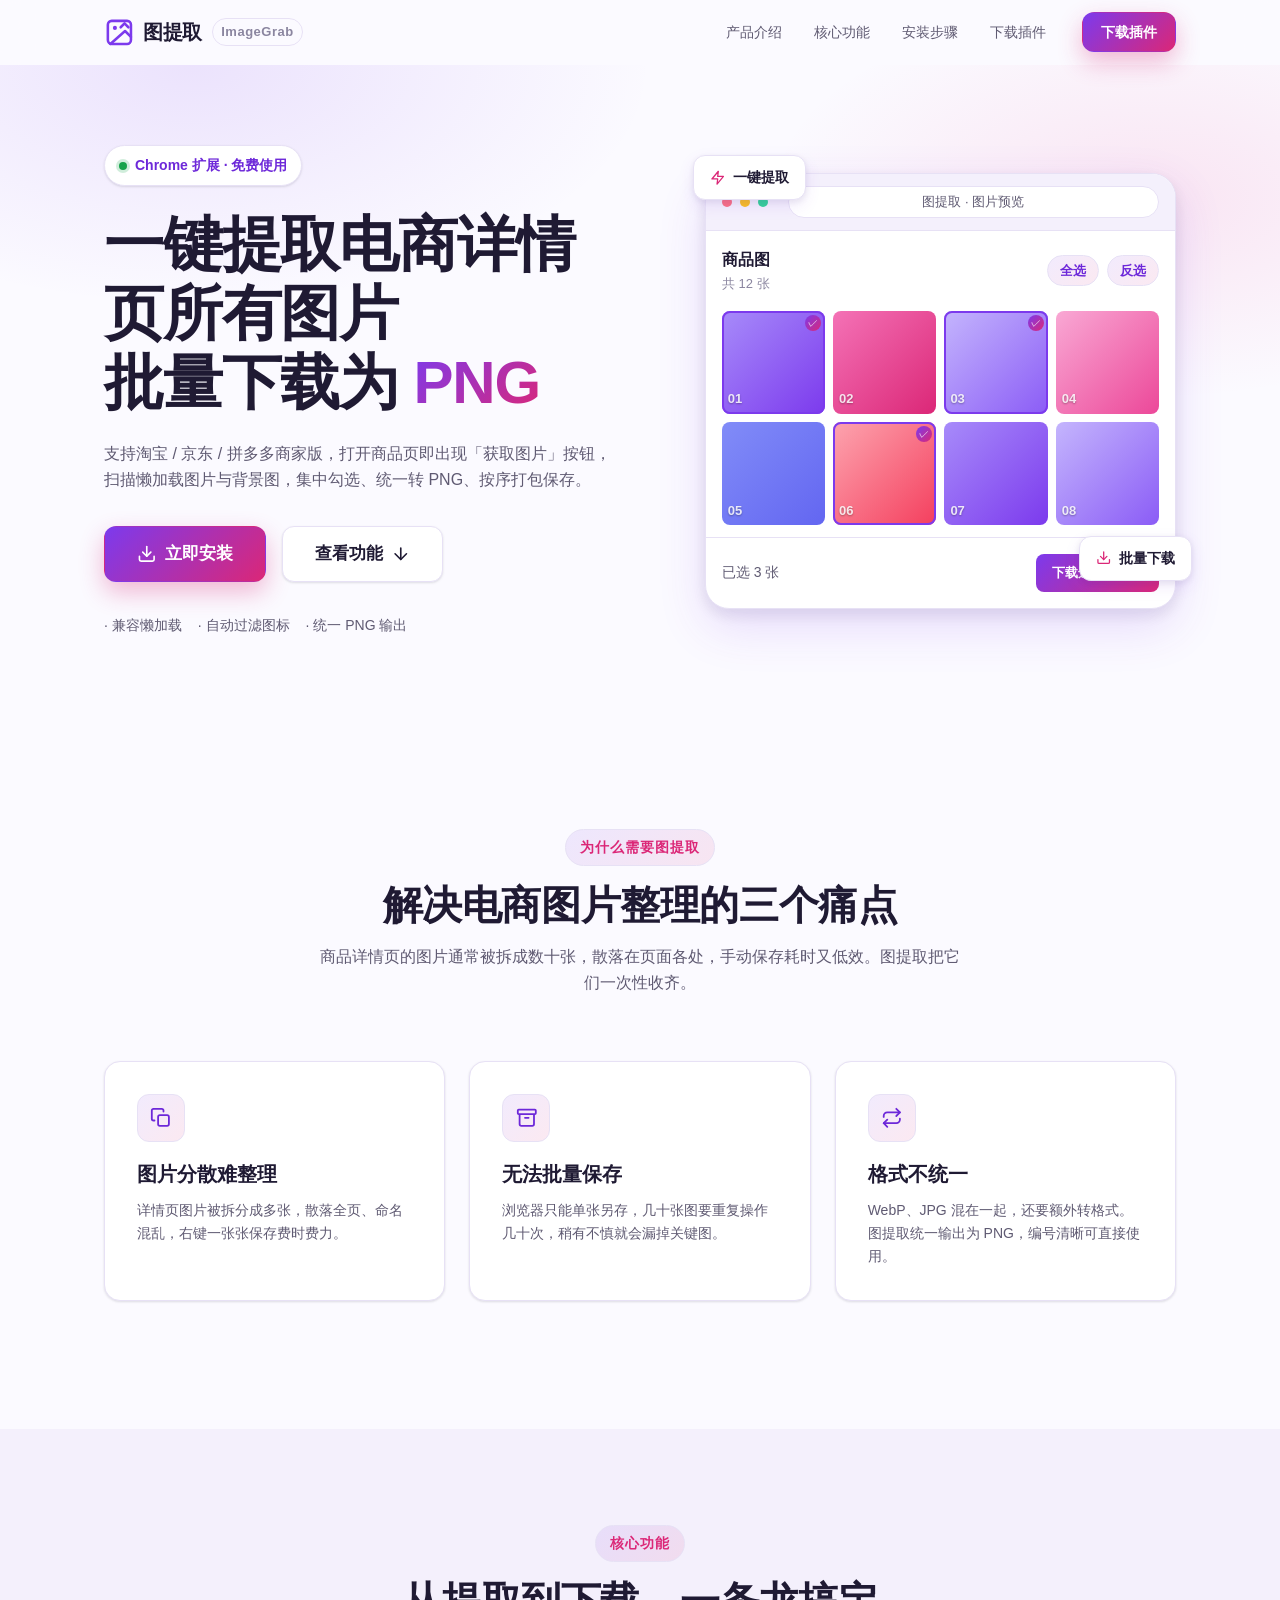
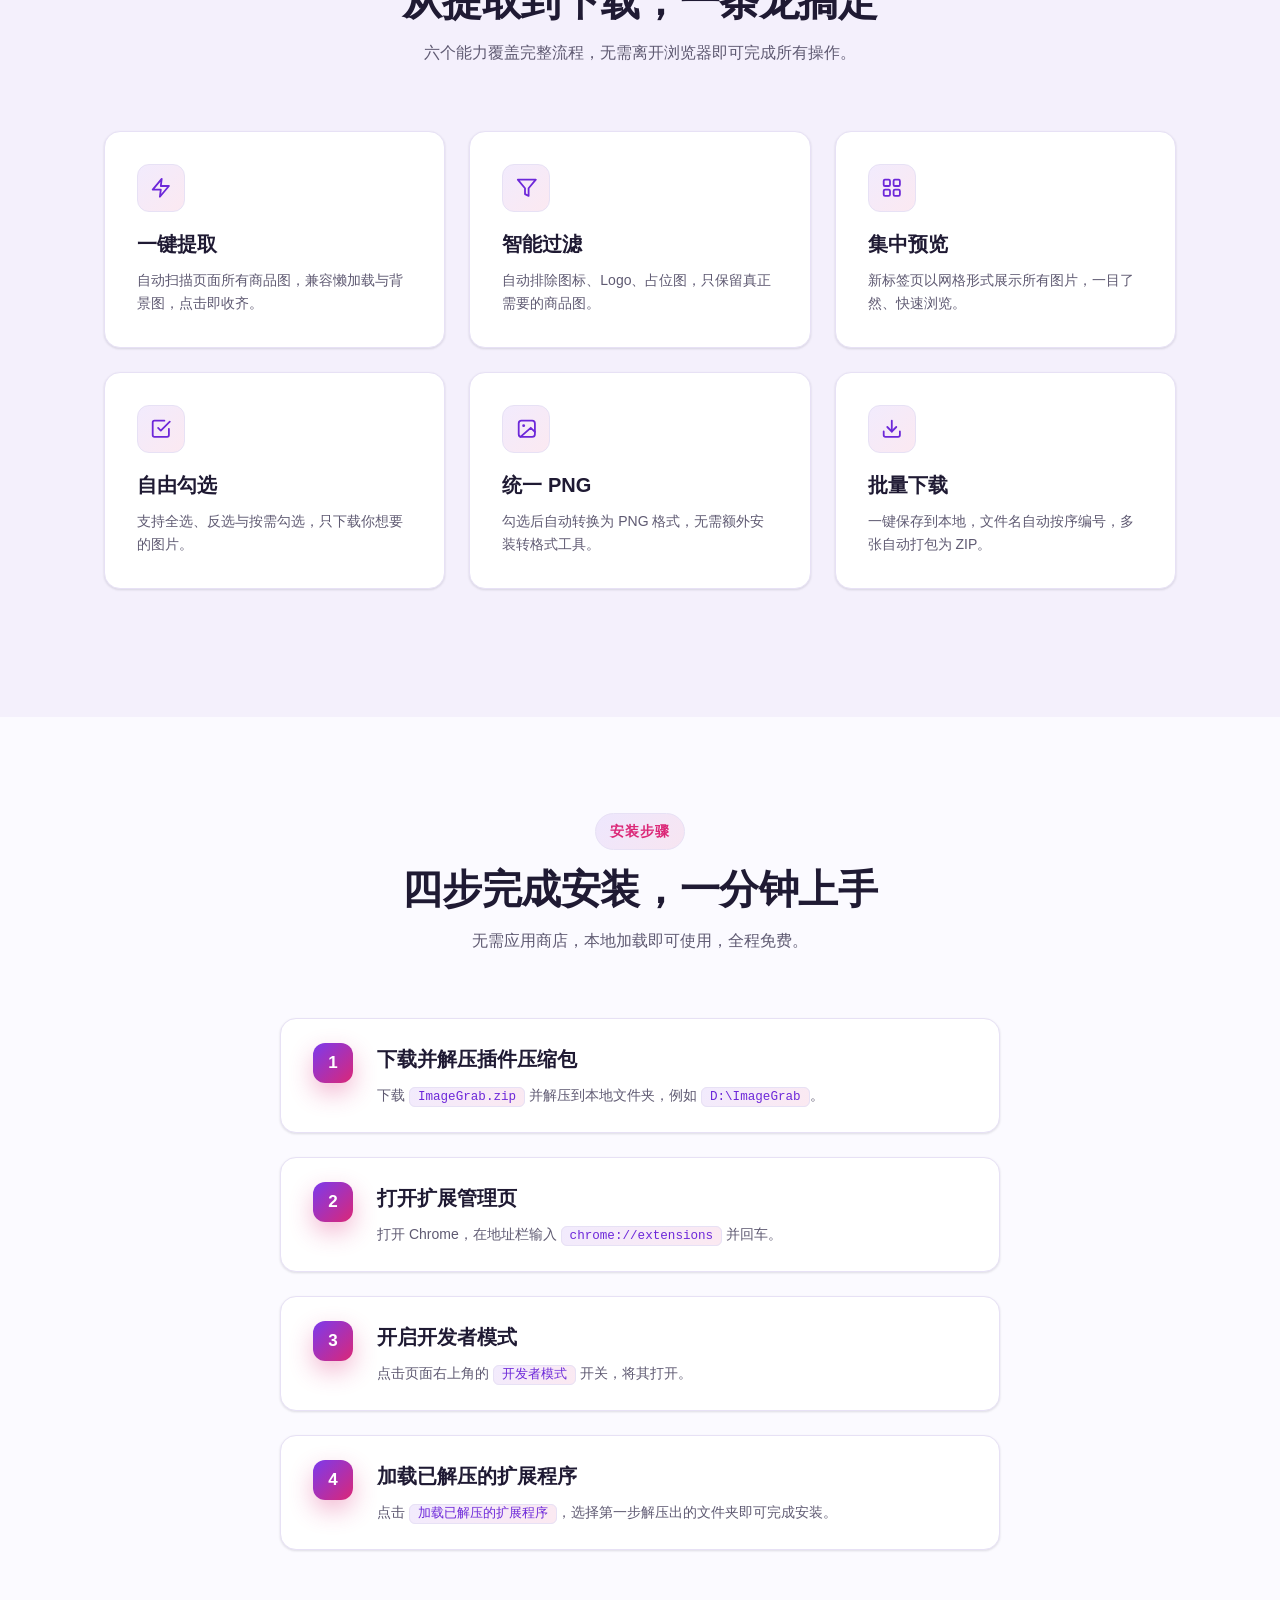
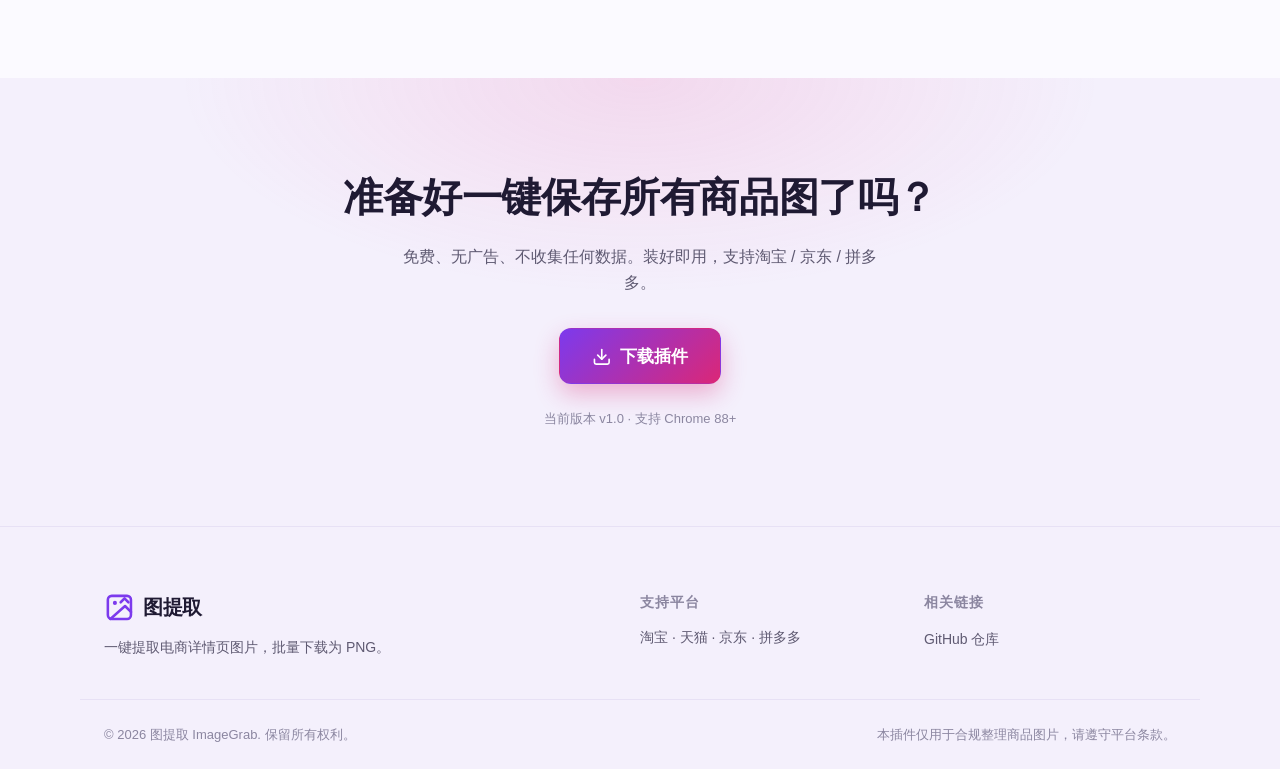
<file: docs/index.html>
<!DOCTYPE html>
<html lang="zh-CN">
<head>
  <meta charset="UTF-8" />
  <meta name="viewport" content="width=device-width, initial-scale=1.0" />
  <meta name="description" content="图提取 ImageGrab —— 一键提取淘宝 / 京东 / 拼多多商品详情页所有图片，批量下载为 PNG 的 Chrome 插件。" />
  <title>图提取 ImageGrab · 电商图片一键批量下载插件</title>
  <link rel="stylesheet" href="css/style.css" />
</head>
<body>

  <!-- SVG 图标精灵（同一文档内引用，无需外部资源） -->
  <svg xmlns="http://www.w3.org/2000/svg" style="display:none" aria-hidden="true">
    <symbol id="i-logo" viewBox="0 0 24 24">
      <rect x="3" y="3" width="18" height="18" rx="3" fill="none" stroke="currentColor" stroke-width="2"/>
      <circle cx="8.5" cy="8.5" r="1.6" fill="currentColor"/>
      <path d="M21 15.5l-4.6-4.6L5 21" fill="none" stroke="currentColor" stroke-width="2" stroke-linecap="round" stroke-linejoin="round"/>
      <path d="M13 8l3-3 3 3" fill="none" stroke="currentColor" stroke-width="2" stroke-linecap="round" stroke-linejoin="round"/>
    </symbol>
    <symbol id="i-zap" viewBox="0 0 24 24">
      <path d="M13 2 3 14h9l-1 8 10-12h-9l1-8z" fill="none" stroke="currentColor" stroke-width="2" stroke-linejoin="round"/>
    </symbol>
    <symbol id="i-filter" viewBox="0 0 24 24">
      <path d="M22 3H2l8 9.46V19l4 2v-8.54L22 3z" fill="none" stroke="currentColor" stroke-width="2" stroke-linejoin="round"/>
    </symbol>
    <symbol id="i-grid" viewBox="0 0 24 24">
      <rect x="3" y="3" width="7" height="7" rx="1.5" fill="none" stroke="currentColor" stroke-width="2"/>
      <rect x="14" y="3" width="7" height="7" rx="1.5" fill="none" stroke="currentColor" stroke-width="2"/>
      <rect x="14" y="14" width="7" height="7" rx="1.5" fill="none" stroke="currentColor" stroke-width="2"/>
      <rect x="3" y="14" width="7" height="7" rx="1.5" fill="none" stroke="currentColor" stroke-width="2"/>
    </symbol>
    <symbol id="i-check-square" viewBox="0 0 24 24">
      <path d="M9 11l3 3L22 4" fill="none" stroke="currentColor" stroke-width="2" stroke-linecap="round" stroke-linejoin="round"/>
      <path d="M21 12v7a2 2 0 0 1-2 2H5a2 2 0 0 1-2-2V5a2 2 0 0 1 2-2h11" fill="none" stroke="currentColor" stroke-width="2" stroke-linecap="round"/>
    </symbol>
    <symbol id="i-image" viewBox="0 0 24 24">
      <rect x="3" y="3" width="18" height="18" rx="3" fill="none" stroke="currentColor" stroke-width="2"/>
      <circle cx="8.5" cy="8.5" r="1.6" fill="currentColor"/>
      <path d="M21 15.5l-4.6-4.6L5 21" fill="none" stroke="currentColor" stroke-width="2" stroke-linecap="round" stroke-linejoin="round"/>
    </symbol>
    <symbol id="i-download" viewBox="0 0 24 24">
      <path d="M21 15v4a2 2 0 0 1-2 2H5a2 2 0 0 1-2-2v-4" fill="none" stroke="currentColor" stroke-width="2" stroke-linecap="round" stroke-linejoin="round"/>
      <path d="M7 10l5 5 5-5" fill="none" stroke="currentColor" stroke-width="2" stroke-linecap="round" stroke-linejoin="round"/>
      <path d="M12 15V3" fill="none" stroke="currentColor" stroke-width="2" stroke-linecap="round" stroke-linejoin="round"/>
    </symbol>
    <symbol id="i-copy" viewBox="0 0 24 24">
      <rect x="9" y="9" width="12" height="12" rx="2" fill="none" stroke="currentColor" stroke-width="2"/>
      <path d="M5 15H4a2 2 0 0 1-2-2V4a2 2 0 0 1 2-2h9a2 2 0 0 1 2 2v1" fill="none" stroke="currentColor" stroke-width="2" stroke-linecap="round"/>
    </symbol>
    <symbol id="i-archive" viewBox="0 0 24 24">
      <rect x="2" y="3" width="20" height="5" rx="1" fill="none" stroke="currentColor" stroke-width="2"/>
      <path d="M4 8v11a2 2 0 0 0 2 2h12a2 2 0 0 0 2-2V8" fill="none" stroke="currentColor" stroke-width="2"/>
      <path d="M10 12h4" fill="none" stroke="currentColor" stroke-width="2" stroke-linecap="round"/>
    </symbol>
    <symbol id="i-refresh" viewBox="0 0 24 24">
      <path d="M17 2l4 4-4 4" fill="none" stroke="currentColor" stroke-width="2" stroke-linecap="round" stroke-linejoin="round"/>
      <path d="M3 11v-1a4 4 0 0 1 4-4h14" fill="none" stroke="currentColor" stroke-width="2" stroke-linecap="round"/>
      <path d="M7 22l-4-4 4-4" fill="none" stroke="currentColor" stroke-width="2" stroke-linecap="round" stroke-linejoin="round"/>
      <path d="M21 13v1a4 4 0 0 1-4 4H3" fill="none" stroke="currentColor" stroke-width="2" stroke-linecap="round"/>
    </symbol>
    <symbol id="i-arrow-down" viewBox="0 0 24 24">
      <path d="M12 5v14" fill="none" stroke="currentColor" stroke-width="2" stroke-linecap="round"/>
      <path d="M19 12l-7 7-7-7" fill="none" stroke="currentColor" stroke-width="2" stroke-linecap="round" stroke-linejoin="round"/>
    </symbol>
  </svg>

  <!-- ============ 顶部导航栏 ============ -->
  <header class="site-header" id="top">
    <div class="container header-inner">
      <a class="brand" href="#top" aria-label="图提取 首页">
        <svg class="brand-logo" aria-hidden="true"><use href="#i-logo"/></svg>
        <span class="brand-name">图提取</span>
        <span class="brand-sub">ImageGrab</span>
      </a>

      <button class="nav-toggle" type="button" aria-expanded="false" aria-controls="site-nav" aria-label="打开菜单">
        <span class="nav-toggle-bar"></span>
        <span class="nav-toggle-bar"></span>
        <span class="nav-toggle-bar"></span>
      </button>

      <nav id="site-nav" class="site-nav" aria-label="主导航">
        <ul class="nav-list">
          <li><a href="#intro">产品介绍</a></li>
          <li><a href="#features">核心功能</a></li>
          <li><a href="#install">安装步骤</a></li>
          <li><a href="#download">下载插件</a></li>
        </ul>
        <a href="#download" class="btn btn-primary btn-sm nav-cta">下载插件</a>
      </nav>
    </div>
    <div class="nav-backdrop" hidden></div>
  </header>

  <main>
    <!-- ============ Hero 首屏区 ============ -->
    <section class="hero" id="hero">
      <div class="container hero-inner">
        <div class="hero-copy">
          <span class="hero-eyebrow">Chrome 扩展 · 免费使用</span>
          <h1 class="hero-title">一键提取电商详情页所有图片<br/>批量下载为 <span class="grad-text">PNG</span></h1>
          <p class="hero-sub">支持淘宝 / 京东 / 拼多多商家版，打开商品页即出现「获取图片」按钮，扫描懒加载图片与背景图，集中勾选、统一转 PNG、按序打包保存。</p>
          <div class="hero-actions">
            <a href="#download" class="btn btn-primary btn-lg">
              <svg aria-hidden="true"><use href="#i-download"/></svg>
              立即安装
            </a>
            <a href="#features" class="btn btn-ghost btn-lg">
              查看功能
              <svg aria-hidden="true"><use href="#i-arrow-down"/></svg>
            </a>
          </div>
          <ul class="hero-meta" aria-label="插件特性">
            <li>· 兼容懒加载</li>
            <li>· 自动过滤图标</li>
            <li>· 统一 PNG 输出</li>
          </ul>
        </div>

        <!-- 插件界面示意（纯 CSS 绘制，无外部图片） -->
        <div class="hero-visual" aria-hidden="true">
          <div class="mockup">
            <div class="mockup-bar">
              <span class="dot dot-r"></span><span class="dot dot-y"></span><span class="dot dot-g"></span>
              <span class="mockup-url">图提取 · 图片预览</span>
            </div>
            <div class="mockup-toolbar">
              <div>
                <p class="mockup-title">商品图</p>
                <p class="mockup-count">共 12 张</p>
              </div>
              <div class="mockup-chips">
                <span class="chip">全选</span>
                <span class="chip">反选</span>
              </div>
            </div>
            <div class="mockup-grid">
              <div class="thumb g1 is-checked"><span class="tick">✓</span><span class="num">01</span></div>
              <div class="thumb g2"><span class="num">02</span></div>
              <div class="thumb g3 is-checked"><span class="tick">✓</span><span class="num">03</span></div>
              <div class="thumb g4"><span class="num">04</span></div>
              <div class="thumb g5"><span class="num">05</span></div>
              <div class="thumb g6 is-checked"><span class="tick">✓</span><span class="num">06</span></div>
              <div class="thumb g1"><span class="num">07</span></div>
              <div class="thumb g3"><span class="num">08</span></div>
            </div>
            <div class="mockup-footer">
              <span>已选 3 张</span>
              <span class="mockup-download">下载选中 · PNG</span>
            </div>
          </div>

          <!-- 浮动徽标 -->
          <div class="float-badge float-badge-1">
            <svg aria-hidden="true"><use href="#i-zap"/></svg>
            一键提取
          </div>
          <div class="float-badge float-badge-2">
            <svg aria-hidden="true"><use href="#i-download"/></svg>
            批量下载
          </div>
        </div>
      </div>
    </section>

    <!-- ============ 产品介绍区 ============ -->
    <section class="section" id="intro">
      <div class="container">
        <header class="section-head" data-reveal>
          <span class="section-eyebrow">为什么需要图提取</span>
          <h2 class="section-title">解决电商图片整理的三个痛点</h2>
          <p class="section-desc">商品详情页的图片通常被拆成数十张，散落在页面各处，手动保存耗时又低效。图提取把它们一次性收齐。</p>
        </header>

        <div class="intro-grid">
          <article class="intro-card" data-reveal>
            <span class="icon-badge"><svg aria-hidden="true"><use href="#i-copy"/></svg></span>
            <h3>图片分散难整理</h3>
            <p>详情页图片被拆分成多张，散落全页、命名混乱，右键一张张保存费时费力。</p>
          </article>
          <article class="intro-card" data-reveal data-reveal-delay="1">
            <span class="icon-badge"><svg aria-hidden="true"><use href="#i-archive"/></svg></span>
            <h3>无法批量保存</h3>
            <p>浏览器只能单张另存，几十张图要重复操作几十次，稍有不慎就会漏掉关键图。</p>
          </article>
          <article class="intro-card" data-reveal data-reveal-delay="2">
            <span class="icon-badge"><svg aria-hidden="true"><use href="#i-refresh"/></svg></span>
            <h3>格式不统一</h3>
            <p>WebP、JPG 混在一起，还要额外转格式。图提取统一输出为 PNG，编号清晰可直接使用。</p>
          </article>
        </div>
      </div>
    </section>

    <!-- ============ 核心功能展示区 ============ -->
    <section class="section section-alt" id="features">
      <div class="container">
        <header class="section-head" data-reveal>
          <span class="section-eyebrow">核心功能</span>
          <h2 class="section-title">从提取到下载，一条龙搞定</h2>
          <p class="section-desc">六个能力覆盖完整流程，无需离开浏览器即可完成所有操作。</p>
        </header>

        <div class="feature-grid">
          <article class="feature-card" data-reveal>
            <span class="icon-badge"><svg aria-hidden="true"><use href="#i-zap"/></svg></span>
            <h3>一键提取</h3>
            <p>自动扫描页面所有商品图，兼容懒加载与背景图，点击即收齐。</p>
          </article>
          <article class="feature-card" data-reveal data-reveal-delay="1">
            <span class="icon-badge"><svg aria-hidden="true"><use href="#i-filter"/></svg></span>
            <h3>智能过滤</h3>
            <p>自动排除图标、Logo、占位图，只保留真正需要的商品图。</p>
          </article>
          <article class="feature-card" data-reveal data-reveal-delay="2">
            <span class="icon-badge"><svg aria-hidden="true"><use href="#i-grid"/></svg></span>
            <h3>集中预览</h3>
            <p>新标签页以网格形式展示所有图片，一目了然、快速浏览。</p>
          </article>
          <article class="feature-card" data-reveal>
            <span class="icon-badge"><svg aria-hidden="true"><use href="#i-check-square"/></svg></span>
            <h3>自由勾选</h3>
            <p>支持全选、反选与按需勾选，只下载你想要的图片。</p>
          </article>
          <article class="feature-card" data-reveal data-reveal-delay="1">
            <span class="icon-badge"><svg aria-hidden="true"><use href="#i-image"/></svg></span>
            <h3>统一 PNG</h3>
            <p>勾选后自动转换为 PNG 格式，无需额外安装转格式工具。</p>
          </article>
          <article class="feature-card" data-reveal data-reveal-delay="2">
            <span class="icon-badge"><svg aria-hidden="true"><use href="#i-download"/></svg></span>
            <h3>批量下载</h3>
            <p>一键保存到本地，文件名自动按序编号，多张自动打包为 ZIP。</p>
          </article>
        </div>
      </div>
    </section>

    <!-- ============ 安装步骤说明区 ============ -->
    <section class="section" id="install">
      <div class="container">
        <header class="section-head" data-reveal>
          <span class="section-eyebrow">安装步骤</span>
          <h2 class="section-title">四步完成安装，一分钟上手</h2>
          <p class="section-desc">无需应用商店，本地加载即可使用，全程免费。</p>
        </header>

        <ol class="steps">
          <li class="step" data-reveal>
            <span class="step-num" aria-hidden="true">1</span>
            <div class="step-body">
              <h3>下载并解压插件压缩包</h3>
              <p>下载 <code>ImageGrab.zip</code> 并解压到本地文件夹，例如 <code>D:\ImageGrab</code>。</p>
            </div>
          </li>
          <li class="step" data-reveal data-reveal-delay="1">
            <span class="step-num" aria-hidden="true">2</span>
            <div class="step-body">
              <h3>打开扩展管理页</h3>
              <p>打开 Chrome，在地址栏输入 <code>chrome://extensions</code> 并回车。</p>
            </div>
          </li>
          <li class="step" data-reveal data-reveal-delay="2">
            <span class="step-num" aria-hidden="true">3</span>
            <div class="step-body">
              <h3>开启开发者模式</h3>
              <p>点击页面右上角的 <code>开发者模式</code> 开关，将其打开。</p>
            </div>
          </li>
          <li class="step" data-reveal data-reveal-delay="3">
            <span class="step-num" aria-hidden="true">4</span>
            <div class="step-body">
              <h3>加载已解压的扩展程序</h3>
              <p>点击 <code>加载已解压的扩展程序</code>，选择第一步解压出的文件夹即可完成安装。</p>
            </div>
          </li>
        </ol>
      </div>
    </section>

    <!-- ============ 底部 CTA + Footer ============ -->
    <section class="cta" id="download">
      <div class="container cta-inner" data-reveal>
        <h2 class="cta-title">准备好一键保存所有商品图了吗？</h2>
        <p class="cta-sub">免费、无广告、不收集任何数据。装好即用，支持淘宝 / 京东 / 拼多多。</p>
        <!-- TODO: 替换 href 为真实的插件压缩包下载地址（可加 download 属性） -->
        <a href="#" class="btn btn-primary btn-lg cta-btn">
          <svg aria-hidden="true"><use href="#i-download"/></svg>
          下载插件
        </a>
        <p class="cta-note">当前版本 v1.0 · 支持 Chrome 88+</p>
      </div>
    </section>
  </main>

  <footer class="site-footer">
    <div class="container footer-inner">
      <div class="footer-brand">
        <a class="brand" href="#top">
          <svg class="brand-logo" aria-hidden="true"><use href="#i-logo"/></svg>
          <span class="brand-name">图提取</span>
        </a>
        <p class="footer-desc">一键提取电商详情页图片，批量下载为 PNG。</p>
      </div>
      <div class="footer-col">
        <h3>支持平台</h3>
        <p>淘宝 · 天猫 · 京东 · 拼多多</p>
      </div>
      <div class="footer-col">
        <h3>相关链接</h3>
        <!-- GitHub 链接占位，替换 href 即可 -->
        <a href="https://github.com/" target="_blank" rel="noopener noreferrer">GitHub 仓库</a>
      </div>
    </div>
    <div class="container footer-bottom">
      <p>© 2026 图提取 ImageGrab. 保留所有权利。</p>
      <p>本插件仅用于合规整理商品图片，请遵守平台条款。</p>
    </div>
  </footer>

  <script src="js/main.js"></script>
</body>
</html>
</file>
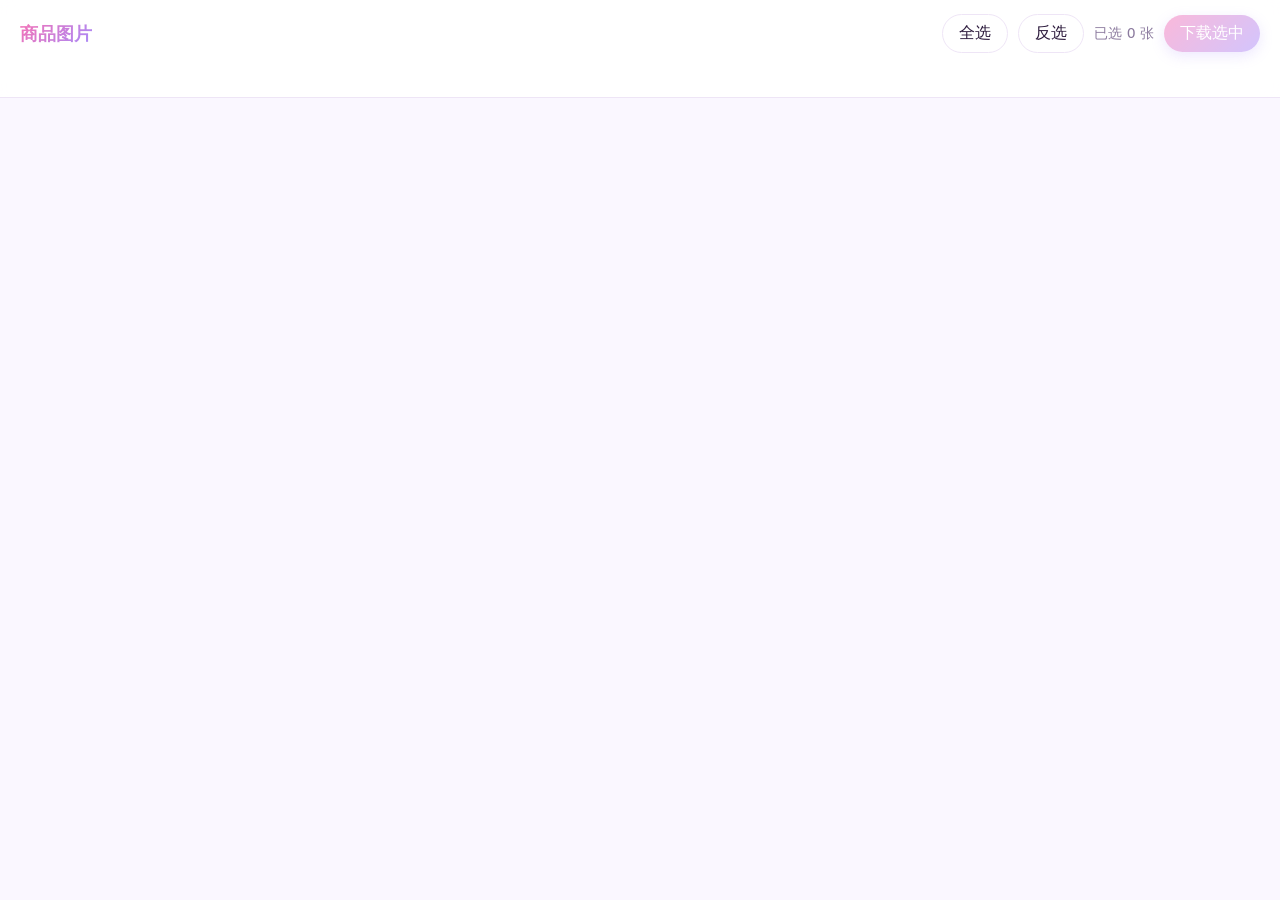
<file: gallery.html>
<!DOCTYPE html>
<html lang="zh-CN">
<head>
  <meta charset="UTF-8">
  <meta name="viewport" content="width=device-width, initial-scale=1.0">
  <title>商品图片</title>
  <link rel="stylesheet" href="gallery.css">
</head>
<body>
  <header class="toolbar">
    <h1>商品图片</h1>
    <div class="actions">
      <button id="select-all">全选</button>
      <button id="invert">反选</button>
      <span id="count">已选 0 张</span>
      <button id="download" class="primary" disabled>下载选中</button>
    </div>
    <div id="status"></div>
  </header>
  <main id="grid" class="grid"></main>
  <script src="zip.js"></script>
  <script src="gallery.js"></script>
</body>
</html>
</file>
<file: docs/css/style.css>
/* =========================================================================
   图提取 ImageGrab · 官网样式
   纯原生 CSS，移动优先 + 渐进增强
   含完整 Design Token，统一由 :root 变量管理
   ========================================================================= */

/* -------------------------------------------------------------------------
   1. Design Token（设计令牌）
   ------------------------------------------------------------------------- */
:root {
  /* —— 品牌色：粉紫渐变（用户指定色调） —— */
  --c-primary: #7c3aed;          /* 紫 */
  --c-primary-strong: #6d28d9;   /* 深紫，用于链接文字，对比度更高 */
  --c-pink: #ec4899;             /* 粉 */
  --c-pink-strong: #db2777;      /* 深粉，渐变色终点，保证白字对比度 */
  --grad-brand: linear-gradient(135deg, #7c3aed 0%, #db2777 100%);
  --grad-brand-soft: linear-gradient(135deg, rgba(124,58,237,.10) 0%, rgba(219,39,119,.10) 100%);

  /* —— 中性色 —— */
  --c-bg: #fbfaff;               /* 页面底色 */
  --c-bg-alt: #f4f0fc;           /* 交替区块底色 */
  --c-surface: #ffffff;          /* 卡片底色 */
  --c-text: #1f1a33;             /* 主文字 */
  --c-text-muted: #5f5a72;       /* 辅助文字 */
  --c-text-faint: #8b86a0;       /* 更弱的辅助文字 */
  --c-border: #e7e1f5;           /* 描边 */
  --c-ring: #6d28d9;             /* 焦点环颜色 */

  /* —— 语义色 —— */
  --c-on-gradient: #ffffff;      /* 渐变上的文字 */
  --c-success: #16a34a;

  /* —— 字体（系统字体栈，不依赖外部资源） —— */
  --font-sans: "PingFang SC", "Microsoft YaHei", -apple-system, "Segoe UI",
               Roboto, "Helvetica Neue", Arial, "Noto Sans SC", sans-serif;
  --font-mono: "SF Mono", "JetBrains Mono", Consolas, "Cascadia Code",
               "Courier New", monospace;

  /* —— 字号 / 行高（clamp 自适应，移动优先） —— */
  --fs-hero: clamp(2.25rem, 1.3rem + 4.5vw, 3.75rem);
  --fs-title: clamp(1.75rem, 1.25rem + 2.2vw, 2.5rem);
  --fs-h3: 1.25rem;
  --fs-body: 1rem;
  --fs-sm: 0.875rem;
  --fs-xs: 0.8125rem;
  --lh-heading: 1.15;
  --lh-body: 1.65;

  /* —— 8pt 栅格间距系统 —— */
  --sp-1: 4px;
  --sp-2: 8px;
  --sp-3: 12px;
  --sp-4: 16px;
  --sp-5: 24px;
  --sp-6: 32px;
  --sp-7: 40px;
  --sp-8: 48px;
  --sp-9: 64px;
  --sp-10: 80px;
  --sp-11: 96px;
  --sp-12: 128px;

  /* —— 圆角 —— */
  --r-sm: 8px;
  --r-md: 12px;
  --r-lg: 16px;
  --r-xl: 24px;
  --r-full: 999px;

  /* —— 阴影 —— */
  --sh-sm: 0 1px 2px rgba(31, 26, 51, .06), 0 1px 3px rgba(31, 26, 51, .08);
  --sh-md: 0 6px 16px rgba(124, 58, 237, .10), 0 2px 6px rgba(31, 26, 51, .08);
  --sh-lg: 0 18px 48px rgba(124, 58, 237, .16), 0 6px 16px rgba(31, 26, 51, .10);
  --sh-primary: 0 10px 24px rgba(219, 39, 119, .32);

  /* —— 动效时长 / 缓动 —— */
  --dur-fast: 150ms;
  --dur-base: 250ms;
  --dur-slow: 400ms;
  --ease: cubic-bezier(.4, 0, .2, 1);
  --ease-spring: cubic-bezier(.34, 1.56, .64, 1);

  /* —— 布局 —— */
  --container-max: 1120px;
  --header-h: 64px;
}

/* -------------------------------------------------------------------------
   2. Reset / 基础
   ------------------------------------------------------------------------- */
*, *::before, *::after { box-sizing: border-box; }

html {
  scroll-behavior: smooth;
  -webkit-text-size-adjust: 100%;
}

body {
  margin: 0;
  font-family: var(--font-sans);
  font-size: var(--fs-body);
  line-height: var(--lh-body);
  color: var(--c-text);
  background: var(--c-bg);
  -webkit-font-smoothing: antialiased;
  text-rendering: optimizeLegibility;
}

h1, h2, h3, p { margin: 0; }
ul, ol { margin: 0; padding: 0; list-style: none; }
a { color: inherit; text-decoration: none; }
img, svg { display: block; max-width: 100%; }

/* 图标统一尺寸 */
svg { width: 1em; height: 1em; }

/* —— 焦点环（两圈：留白间隙 + 高对比色环，白底与渐变上均清晰可见） —— */
:where(a, button, [tabindex]):focus-visible {
  outline: none;
  box-shadow: 0 0 0 2px var(--c-bg), 0 0 0 5px var(--c-ring);
  border-radius: var(--r-sm);
}

/* 代码高亮 */
code {
  font-family: var(--font-mono);
  font-size: .9em;
  color: var(--c-primary-strong);
  background: var(--grad-brand-soft);
  border: 1px solid var(--c-border);
  border-radius: 6px;
  padding: 2px 8px;
  white-space: nowrap;
}

/* 屏幕阅读器专用（视觉隐藏但可被读屏识别） */
.sr-only {
  position: absolute; width: 1px; height: 1px;
  margin: -1px; padding: 0; overflow: hidden;
  clip: rect(0 0 0 0); white-space: nowrap; border: 0;
}

/* -------------------------------------------------------------------------
   3. 布局工具
   ------------------------------------------------------------------------- */
.container {
  width: 100%;
  max-width: var(--container-max);
  margin-inline: auto;
  padding-inline: var(--sp-5);
}

.section {
  padding-block: var(--sp-10) var(--sp-11);
}
/* 所有锚点目标预留吸顶导航的高度，避免锚点跳转被遮挡 */
main [id] { scroll-margin-top: calc(var(--header-h) + var(--sp-4)); }
.section-alt { background: var(--c-bg-alt); }

.section-head {
  max-width: 640px;
  margin-inline: auto;
  text-align: center;
  margin-bottom: var(--sp-9);
}
.section-eyebrow {
  display: inline-block;
  font-size: var(--fs-sm);
  font-weight: 600;
  letter-spacing: .08em;
  color: var(--c-pink-strong);
  background: var(--grad-brand-soft);
  border: 1px solid var(--c-border);
  padding: 6px 14px;
  border-radius: var(--r-full);
  margin-bottom: var(--sp-4);
}
.section-title {
  font-size: var(--fs-title);
  line-height: var(--lh-heading);
  font-weight: 700;
  letter-spacing: -0.01em;
  margin-bottom: var(--sp-4);
}
.section-desc {
  color: var(--c-text-muted);
  font-size: var(--fs-body);
}

.grad-text {
  background: var(--grad-brand);
  -webkit-background-clip: text;
  background-clip: text;
  -webkit-text-fill-color: transparent;
  color: transparent;
}

/* -------------------------------------------------------------------------
   4. 按钮（四态齐全：hover / focus-visible / active / disabled）
   ------------------------------------------------------------------------- */
.btn {
  display: inline-flex;
  align-items: center;
  justify-content: center;
  gap: var(--sp-2);
  font-family: inherit;
  font-size: var(--fs-body);
  font-weight: 600;
  line-height: 1;
  padding: 14px 24px;
  min-height: 48px;               /* 移动端点击区域 ≥ 44px */
  border: 1px solid transparent;
  border-radius: var(--r-md);
  cursor: pointer;
  transition: transform var(--dur-base) var(--ease),
              box-shadow var(--dur-base) var(--ease),
              background-color var(--dur-base) var(--ease),
              border-color var(--dur-base) var(--ease),
              color var(--dur-base) var(--ease);
}
.btn svg { font-size: 1.15em; }

.btn:active { transform: translateY(1px) scale(.98); }

/* 主按钮：实心渐变 */
.btn-primary {
  color: var(--c-on-gradient);
  background: var(--grad-brand);
  box-shadow: var(--sh-primary);
}
.btn-primary:hover {
  transform: translateY(-2px);
  box-shadow: 0 16px 32px rgba(219, 39, 119, .42);
  filter: brightness(1.05);
}
.btn-primary:active { filter: brightness(.96); }

/* 次按钮：描边 */
.btn-ghost {
  color: var(--c-text);
  background: var(--c-surface);
  border-color: var(--c-border);
  box-shadow: var(--sh-sm);
}
.btn-ghost:hover {
  transform: translateY(-2px);
  border-color: var(--c-primary);
  color: var(--c-primary-strong);
  box-shadow: var(--sh-md);
}
.btn-ghost:active { background: var(--c-bg-alt); }

.btn-sm { padding: 10px 18px; min-height: 40px; font-size: var(--fs-sm); }
.btn-lg { padding: 16px 32px; min-height: 56px; font-size: 1.0625rem; }

/* -------------------------------------------------------------------------
   5. 顶部导航栏（吸顶 + 毛玻璃 + 柔和阴影）
   ------------------------------------------------------------------------- */
.site-header {
  position: sticky;
  top: 0;
  z-index: 100;
  background: rgba(251, 250, 255, .72);
  -webkit-backdrop-filter: blur(16px) saturate(180%);
  backdrop-filter: blur(16px) saturate(180%);
  border-bottom: 1px solid transparent;
  transition: box-shadow var(--dur-base) var(--ease), border-color var(--dur-base) var(--ease);
}
.site-header.is-scrolled {
  border-bottom-color: var(--c-border);
  box-shadow: 0 4px 20px rgba(31, 26, 51, .08);
}
.header-inner {
  display: flex;
  align-items: center;
  justify-content: space-between;
  height: var(--header-h);
}

.brand {
  display: inline-flex;
  align-items: center;
  gap: var(--sp-2);
}
.brand-logo {
  font-size: 1.75rem;
  color: var(--c-primary);
  width: 1.1em;
  height: 1.1em;
}
.brand-name { font-size: 1.25rem; font-weight: 700; letter-spacing: -0.01em; }
.brand-sub {
  font-size: var(--fs-xs);
  font-weight: 600;
  color: var(--c-text-faint);
  letter-spacing: .04em;
  border: 1px solid var(--c-border);
  border-radius: var(--r-full);
  padding: 2px 8px;
  margin-left: 2px;
}

/* 桌面导航 */
.site-nav { display: flex; align-items: center; gap: var(--sp-6); }
.nav-list { display: flex; align-items: center; gap: var(--sp-5); }
.nav-list a {
  position: relative;
  font-size: var(--fs-sm);
  font-weight: 500;
  color: var(--c-text-muted);
  padding: 8px 4px;
  transition: color var(--dur-fast) var(--ease);
}
.nav-list a::after {
  content: "";
  position: absolute;
  left: 0; right: 0; bottom: 2px;
  height: 2px;
  border-radius: 2px;
  background: var(--grad-brand);
  transform: scaleX(0);
  transform-origin: left;
  transition: transform var(--dur-base) var(--ease);
}
.nav-list a:hover { color: var(--c-text); }
.nav-list a.is-active { color: var(--c-primary-strong); }
.nav-list a.is-active::after { transform: scaleX(1); }

/* 汉堡按钮（移动端显示） */
.nav-toggle {
  display: none;
  flex-direction: column;
  justify-content: center;
  gap: 5px;
  width: 44px;
  height: 44px;
  padding: 10px;
  background: transparent;
  border: none;
  border-radius: var(--r-sm);
  cursor: pointer;
}
.nav-toggle-bar {
  display: block;
  width: 100%;
  height: 2px;
  border-radius: 2px;
  background: var(--c-text);
  transition: transform var(--dur-base) var(--ease), opacity var(--dur-base) var(--ease);
}
.nav-toggle[aria-expanded="true"] .nav-toggle-bar:nth-child(1) { transform: translateY(7px) rotate(45deg); }
.nav-toggle[aria-expanded="true"] .nav-toggle-bar:nth-child(2) { opacity: 0; }
.nav-toggle[aria-expanded="true"] .nav-toggle-bar:nth-child(3) { transform: translateY(-7px) rotate(-45deg); }

/* 移动端导航面板 */
.nav-backdrop {
  position: fixed;
  inset: 0;
  background: rgba(31, 26, 51, .4);
  opacity: 0;
  transition: opacity var(--dur-base) var(--ease);
}
.nav-backdrop.is-visible { opacity: 1; }

/* -------------------------------------------------------------------------
   6. Hero 首屏区
   ------------------------------------------------------------------------- */
.hero {
  position: relative;
  overflow: hidden;
  padding-block: var(--sp-10) var(--sp-11);
  background:
    radial-gradient(60% 60% at 15% 0%, rgba(124, 58, 237, .12), transparent 60%),
    radial-gradient(50% 50% at 90% 20%, rgba(236, 72, 153, .12), transparent 60%),
    var(--c-bg);
}
.hero-inner {
  display: grid;
  grid-template-columns: 1fr;
  gap: var(--sp-9);
  align-items: center;
}

.hero-eyebrow {
  display: inline-flex;
  align-items: center;
  gap: var(--sp-2);
  font-size: var(--fs-sm);
  font-weight: 600;
  color: var(--c-primary-strong);
  background: var(--c-surface);
  border: 1px solid var(--c-border);
  box-shadow: var(--sh-sm);
  padding: 8px 14px;
  border-radius: var(--r-full);
  margin-bottom: var(--sp-5);
}
.hero-eyebrow::before {
  content: "";
  width: 8px; height: 8px;
  border-radius: 50%;
  background: var(--c-success);
  box-shadow: 0 0 0 3px rgba(22, 163, 74, .2);
}
.hero-title {
  font-size: var(--fs-hero);
  line-height: var(--lh-heading);
  font-weight: 800;
  letter-spacing: -0.02em;
  margin-bottom: var(--sp-5);
}
.hero-sub {
  font-size: var(--fs-body);
  color: var(--c-text-muted);
  max-width: 34rem;
  margin-bottom: var(--sp-6);
}
.hero-actions { display: flex; flex-wrap: wrap; gap: var(--sp-4); margin-bottom: var(--sp-6); }
.hero-meta {
  display: flex;
  flex-wrap: wrap;
  gap: var(--sp-4);
  font-size: var(--fs-sm);
  color: var(--c-text-muted);
}

/* —— 插件界面示意（纯 CSS） —— */
.hero-visual { position: relative; }
.mockup {
  background: var(--c-surface);
  border: 1px solid var(--c-border);
  border-radius: var(--r-xl);
  box-shadow: var(--sh-lg);
  overflow: hidden;
  max-width: 520px;
  margin-inline: auto;
}
.mockup-bar {
  display: flex;
  align-items: center;
  gap: var(--sp-2);
  padding: 12px 16px;
  background: var(--c-bg-alt);
  border-bottom: 1px solid var(--c-border);
}
.dot { width: 10px; height: 10px; border-radius: 50%; }
.dot-r { background: #fb7185; }
.dot-y { background: #fbbf24; }
.dot-g { background: #34d399; }
.mockup-url {
  margin-left: var(--sp-3);
  font-size: var(--fs-xs);
  color: var(--c-text-muted);
  background: var(--c-surface);
  border: 1px solid var(--c-border);
  border-radius: var(--r-full);
  padding: 4px 12px;
  flex: 1;
  text-align: center;
  white-space: nowrap;
  overflow: hidden;
  text-overflow: ellipsis;
}
.mockup-toolbar {
  display: flex;
  align-items: center;
  justify-content: space-between;
  gap: var(--sp-4);
  padding: var(--sp-4);
}
.mockup-title { font-weight: 700; font-size: var(--fs-body); }
.mockup-count { font-size: var(--fs-xs); color: var(--c-text-faint); }
.mockup-chips { display: flex; gap: var(--sp-2); }
.chip {
  font-size: var(--fs-xs);
  font-weight: 600;
  color: var(--c-primary-strong);
  background: var(--grad-brand-soft);
  border: 1px solid var(--c-border);
  border-radius: var(--r-full);
  padding: 4px 12px;
}
.mockup-grid {
  display: grid;
  grid-template-columns: repeat(4, 1fr);
  gap: var(--sp-2);
  padding: 0 var(--sp-4);
}
.thumb {
  position: relative;
  aspect-ratio: 1;
  border-radius: var(--r-sm);
  display: flex;
  align-items: flex-end;
  justify-content: flex-start;
  overflow: hidden;
}
.thumb .num {
  font-size: var(--fs-xs);
  font-weight: 600;
  color: rgba(255, 255, 255, .85);
  padding: 4px 6px;
  text-shadow: 0 1px 2px rgba(0, 0, 0, .3);
}
.thumb.is-checked { outline: 2px solid var(--c-primary); outline-offset: -2px; }
.thumb .tick {
  position: absolute;
  top: 4px; right: 4px;
  width: 16px; height: 16px;
  display: grid;
  place-items: center;
  font-size: 10px;
  color: #fff;
  background: var(--grad-brand);
  border-radius: 50%;
}
.mockup-footer {
  display: flex;
  align-items: center;
  justify-content: space-between;
  gap: var(--sp-4);
  padding: var(--sp-4);
  margin-top: var(--sp-3);
  border-top: 1px solid var(--c-border);
  font-size: var(--fs-sm);
  color: var(--c-text-muted);
}
.mockup-download {
  font-weight: 700;
  color: #fff;
  background: var(--grad-brand);
  padding: 8px 16px;
  border-radius: var(--r-sm);
  font-size: var(--fs-xs);
}

/* 缩略图渐变（粉紫系，模拟商品图） */
.g1 { background: linear-gradient(135deg, #a78bfa, #7c3aed); }
.g2 { background: linear-gradient(135deg, #f472b6, #db2777); }
.g3 { background: linear-gradient(135deg, #c4b5fd, #8b5cf6); }
.g4 { background: linear-gradient(135deg, #f9a8d4, #ec4899); }
.g5 { background: linear-gradient(135deg, #818cf8, #6366f1); }
.g6 { background: linear-gradient(135deg, #fda4af, #f43f5e); }

/* 浮动徽标 */
.float-badge {
  position: absolute;
  display: flex;
  align-items: center;
  gap: var(--sp-2);
  font-size: var(--fs-sm);
  font-weight: 600;
  color: var(--c-text);
  background: var(--c-surface);
  border: 1px solid var(--c-border);
  box-shadow: var(--sh-md);
  border-radius: var(--r-md);
  padding: 10px 16px;
}
.float-badge svg { color: var(--c-pink-strong); font-size: 1.1em; }
.float-badge-1 { top: -18px; left: -12px; }
.float-badge-2 { bottom: 28px; right: -16px; }

/* -------------------------------------------------------------------------
   7. 产品介绍区
   ------------------------------------------------------------------------- */
.intro-grid {
  display: grid;
  grid-template-columns: 1fr;
  gap: var(--sp-5);
}
.intro-card {
  background: var(--c-surface);
  border: 1px solid var(--c-border);
  border-radius: var(--r-lg);
  padding: var(--sp-6);
  box-shadow: var(--sh-sm);
  transition: transform var(--dur-base) var(--ease), box-shadow var(--dur-base) var(--ease);
}
.intro-card:hover { transform: translateY(-4px); box-shadow: var(--sh-md); }
.intro-card h3 { font-size: var(--fs-h3); margin-bottom: var(--sp-2); }
.intro-card p { color: var(--c-text-muted); font-size: var(--fs-sm); }

/* 图标徽章 */
.icon-badge {
  display: inline-grid;
  place-items: center;
  width: 48px;
  height: 48px;
  font-size: 1.35rem;
  color: var(--c-primary-strong);
  background: var(--grad-brand-soft);
  border: 1px solid var(--c-border);
  border-radius: var(--r-md);
  margin-bottom: var(--sp-4);
}

/* -------------------------------------------------------------------------
   8. 核心功能区（网格 + hover 上浮）
   ------------------------------------------------------------------------- */
.feature-grid {
  display: grid;
  grid-template-columns: 1fr;
  gap: var(--sp-5);
}
.feature-card {
  background: var(--c-surface);
  border: 1px solid var(--c-border);
  border-radius: var(--r-lg);
  padding: var(--sp-6);
  box-shadow: var(--sh-sm);
  transition: transform var(--dur-base) var(--ease), box-shadow var(--dur-base) var(--ease);
}
.feature-card:hover {
  transform: translateY(-6px);
  box-shadow: var(--sh-md);
  border-color: var(--c-pink);
}
.feature-card:hover .icon-badge { animation: icon-wiggle var(--dur-slow) var(--ease); }
.feature-card h3 { font-size: var(--fs-h3); margin-bottom: var(--sp-2); }
.feature-card p { color: var(--c-text-muted); font-size: var(--fs-sm); }

@keyframes icon-wiggle {
  0%, 100% { transform: rotate(0); }
  25% { transform: rotate(-6deg) scale(1.05); }
  75% { transform: rotate(6deg) scale(1.05); }
}

/* -------------------------------------------------------------------------
   9. 安装步骤区（时间线 / 步骤卡片）
   ------------------------------------------------------------------------- */
.steps {
  display: grid;
  gap: var(--sp-5);
  max-width: 720px;
  margin-inline: auto;
}
.step {
  display: flex;
  gap: var(--sp-5);
  background: var(--c-surface);
  border: 1px solid var(--c-border);
  border-radius: var(--r-lg);
  padding: var(--sp-5) var(--sp-6);
  box-shadow: var(--sh-sm);
  position: relative;
}
.step-num {
  flex-shrink: 0;
  display: grid;
  place-items: center;
  width: 40px;
  height: 40px;
  font-weight: 800;
  font-size: 1.0625rem;
  color: #fff;
  background: var(--grad-brand);
  border-radius: var(--r-md);
  box-shadow: var(--sh-primary);
}
.step-body h3 { font-size: var(--fs-h3); margin-bottom: var(--sp-2); }
.step-body p { color: var(--c-text-muted); font-size: var(--fs-sm); }

/* -------------------------------------------------------------------------
   10. 底部 CTA + Footer
   ------------------------------------------------------------------------- */
.cta {
  background:
    radial-gradient(60% 80% at 50% 0%, rgba(236, 72, 153, .14), transparent 60%),
    var(--c-bg-alt);
  padding-block: var(--sp-11);
  text-align: center;
}
.cta-inner { display: flex; flex-direction: column; align-items: center; gap: var(--sp-5); }
.cta-title { font-size: var(--fs-title); line-height: var(--lh-heading); font-weight: 800; letter-spacing: -0.01em; }
.cta-sub { color: var(--c-text-muted); max-width: 30rem; }
.cta-btn { margin-top: var(--sp-2); }
.cta-note { font-size: var(--fs-xs); color: var(--c-text-faint); }

.site-footer {
  background: var(--c-bg-alt);
  border-top: 1px solid var(--c-border);
  padding-top: var(--sp-9);
}
.footer-inner {
  display: grid;
  grid-template-columns: 1fr;
  gap: var(--sp-6);
  padding-bottom: var(--sp-7);
}
.footer-brand .brand { margin-bottom: var(--sp-3); }
.footer-desc { color: var(--c-text-muted); font-size: var(--fs-sm); max-width: 20rem; }
.footer-col h3 {
  font-size: var(--fs-sm);
  font-weight: 700;
  color: var(--c-text-faint);
  text-transform: uppercase;
  letter-spacing: .06em;
  margin-bottom: var(--sp-3);
}
.footer-col p, .footer-col a { color: var(--c-text-muted); font-size: var(--fs-sm); }
.footer-col a:hover { color: var(--c-primary-strong); text-decoration: underline; }
.footer-bottom {
  display: flex;
  flex-direction: column;
  gap: var(--sp-2);
  padding-block: var(--sp-5);
  border-top: 1px solid var(--c-border);
  font-size: var(--fs-xs);
  color: var(--c-text-faint);
}
.footer-bottom p:last-child { margin-left: auto; }

/* -------------------------------------------------------------------------
   11. 入场动画（滚动进入视口时淡入上移）
   ------------------------------------------------------------------------- */
[data-reveal] {
  opacity: 0;
  transform: translateY(24px);
  transition: opacity var(--dur-slow) var(--ease), transform var(--dur-slow) var(--ease);
}
[data-reveal].is-visible { opacity: 1; transform: translateY(0); }

/* 首屏轻量入场（标题 / 副标题 / 按钮依次淡入上移） */
@keyframes rise-in {
  from { opacity: 0; transform: translateY(20px); }
  to   { opacity: 1; transform: translateY(0); }
}
.hero-eyebrow   { animation: rise-in .5s var(--ease) .05s both; }
.hero-title     { animation: rise-in .5s var(--ease) .15s both; }
.hero-sub       { animation: rise-in .5s var(--ease) .25s both; }
.hero-actions   { animation: rise-in .5s var(--ease) .35s both; }
.hero-meta      { animation: rise-in .5s var(--ease) .45s both; }
.hero-visual    { animation: rise-in .6s var(--ease) .3s both; }

/* -------------------------------------------------------------------------
   12. 响应式断点（移动优先 → 平板 → 桌面）
   ------------------------------------------------------------------------- */

/* 平板 ≥ 768px */
@media (min-width: 768px) {
  .intro-grid { grid-template-columns: repeat(3, 1fr); }
  .feature-grid { grid-template-columns: repeat(2, 1fr); }
  .footer-inner { grid-template-columns: 2fr 1fr 1fr; }
  .footer-bottom { flex-direction: row; align-items: center; }
  .section { padding-block: var(--sp-11) var(--sp-12); }
}

/* 桌面 ≥ 1024px */
@media (min-width: 1024px) {
  .hero-inner { grid-template-columns: 1.05fr 0.95fr; gap: var(--sp-10); }
  .feature-grid { grid-template-columns: repeat(3, 1fr); }
  .mockup-grid { grid-template-columns: repeat(4, 1fr); }
}

/* 移动端 < 768px：导航折叠 + 网格单列 + 面板 */
@media (max-width: 767.98px) {
  .nav-toggle { display: flex; }
  .nav-cta { display: none; }

  .site-nav {
    position: fixed;
    top: 0;
    right: 0;
    height: 100dvh;
    width: min(78vw, 320px);
    flex-direction: column;
    align-items: stretch;
    gap: var(--sp-3);
    background: var(--c-surface);
    box-shadow: var(--sh-lg);
    padding: var(--sp-6);
    padding-top: calc(var(--header-h) + var(--sp-4));
    transform: translateX(100%);
    transition: transform var(--dur-base) var(--ease);
    z-index: 110;
  }
  .site-nav.is-open { transform: translateX(0); }
  .nav-list { flex-direction: column; align-items: stretch; gap: var(--sp-2); }
  .nav-list a {
    display: block;
    font-size: var(--fs-h3);
    padding: var(--sp-3);
    border-radius: var(--r-sm);
  }
  .nav-list a.is-active { background: var(--grad-brand-soft); }
  .nav-list a::after { display: none; }

  .float-badge-1 { top: -12px; left: 8px; }
  .float-badge-2 { bottom: -12px; right: 8px; }

  .hero { padding-top: var(--sp-8); }
}

/* 超小屏 < 360px 兜底：防横向滚动 */
@media (max-width: 359.98px) {
  .hero-actions .btn { width: 100%; }
  .container { padding-inline: var(--sp-4); }
}

/* -------------------------------------------------------------------------
   13. prefers-reduced-motion：关闭动效
   ------------------------------------------------------------------------- */
@media (prefers-reduced-motion: reduce) {
  *, *::before, *::after {
    animation-duration: 0.01ms !important;
    animation-iteration-count: 1 !important;
    transition-duration: 0.01ms !important;
  }
  html { scroll-behavior: auto; }
  [data-reveal] { opacity: 1 !important; transform: none !important; }
}
</file>
<file: gallery.css>
/* gallery.css —— 粉紫渐变主题：吸顶工具栏 + 响应式网格。 */
:root {
  --pink: #f472b6;
  --purple: #a78bfa;
  --grad: linear-gradient(135deg, #f472b6, #a78bfa);
  --bg: #faf7ff;
  --ink: #2d1b3d;
  --muted: #8b7a9e;
  --line: #eee5f6;
}

* { box-sizing: border-box; }

body {
  margin: 0;
  font-family: system-ui, -apple-system, "PingFang SC", "Microsoft YaHei", sans-serif;
  background: var(--bg);
  color: var(--ink);
}

/* 吸顶工具栏 */
.toolbar {
  position: sticky;
  top: 0;
  z-index: 10;
  display: flex;
  align-items: center;
  flex-wrap: wrap;
  gap: 12px;
  padding: 14px 20px;
  background: rgba(255, 255, 255, 0.9);
  backdrop-filter: blur(8px);
  border-bottom: 1px solid var(--line);
}
.toolbar h1 {
  font-size: 18px;
  margin: 0;
  background: var(--grad);
  -webkit-background-clip: text;
  background-clip: text;
  color: transparent;
}
.actions {
  display: flex;
  align-items: center;
  gap: 10px;
  margin-left: auto;
}

button {
  font: inherit;
  cursor: pointer;
  border: 1px solid var(--line);
  background: #fff;
  color: var(--ink);
  padding: 8px 16px;
  border-radius: 20px;
  transition: 0.15s;
}
button:hover {
  border-color: var(--purple);
  color: var(--purple);
}
button.primary {
  border: none;
  color: #fff;
  background: var(--grad);
  box-shadow: 0 4px 14px rgba(167, 139, 250, 0.4);
}
button.primary:hover {
  box-shadow: 0 6px 18px rgba(167, 139, 250, 0.55);
  transform: translateY(-1px);
}
button:disabled {
  opacity: 0.5;
  cursor: not-allowed;
}

#count { font-size: 14px; color: var(--muted); }

#status {
  width: 100%;
  text-align: center;
  font-size: 13px;
  color: var(--muted);
  min-height: 18px;
}

/* 响应式网格 */
.grid {
  display: grid;
  grid-template-columns: repeat(auto-fill, minmax(180px, 1fr));
  gap: 14px;
  padding: 20px;
}

.card {
  position: relative;
  display: block;
  background: #fff;
  border: 2px solid transparent;
  border-radius: 14px;
  overflow: hidden;
  cursor: pointer;
  box-shadow: 0 2px 8px rgba(45, 27, 61, 0.08);
  transition: 0.15s;
}
.card:hover { box-shadow: 0 6px 16px rgba(45, 27, 61, 0.12); }
.card.selected { border-color: var(--purple); }

.thumb {
  aspect-ratio: 1 / 1;
  background: #f4eefb;
  display: flex;
  align-items: center;
  justify-content: center;
  overflow: hidden;
}
.thumb img {
  max-width: 100%;
  max-height: 100%;
  object-fit: contain;
  display: block;
}

.check {
  position: absolute;
  top: 8px;
  left: 8px;
  width: 18px;
  height: 18px;
  accent-color: var(--purple);
  cursor: pointer;
}

.meta {
  display: flex;
  justify-content: space-between;
  align-items: center;
  padding: 8px 10px;
  font-size: 12px;
  color: var(--muted);
}
.meta .status { color: var(--purple); }

.empty {
  grid-column: 1 / -1;
  text-align: center;
  color: var(--muted);
  padding: 60px 0;
}
</file>
